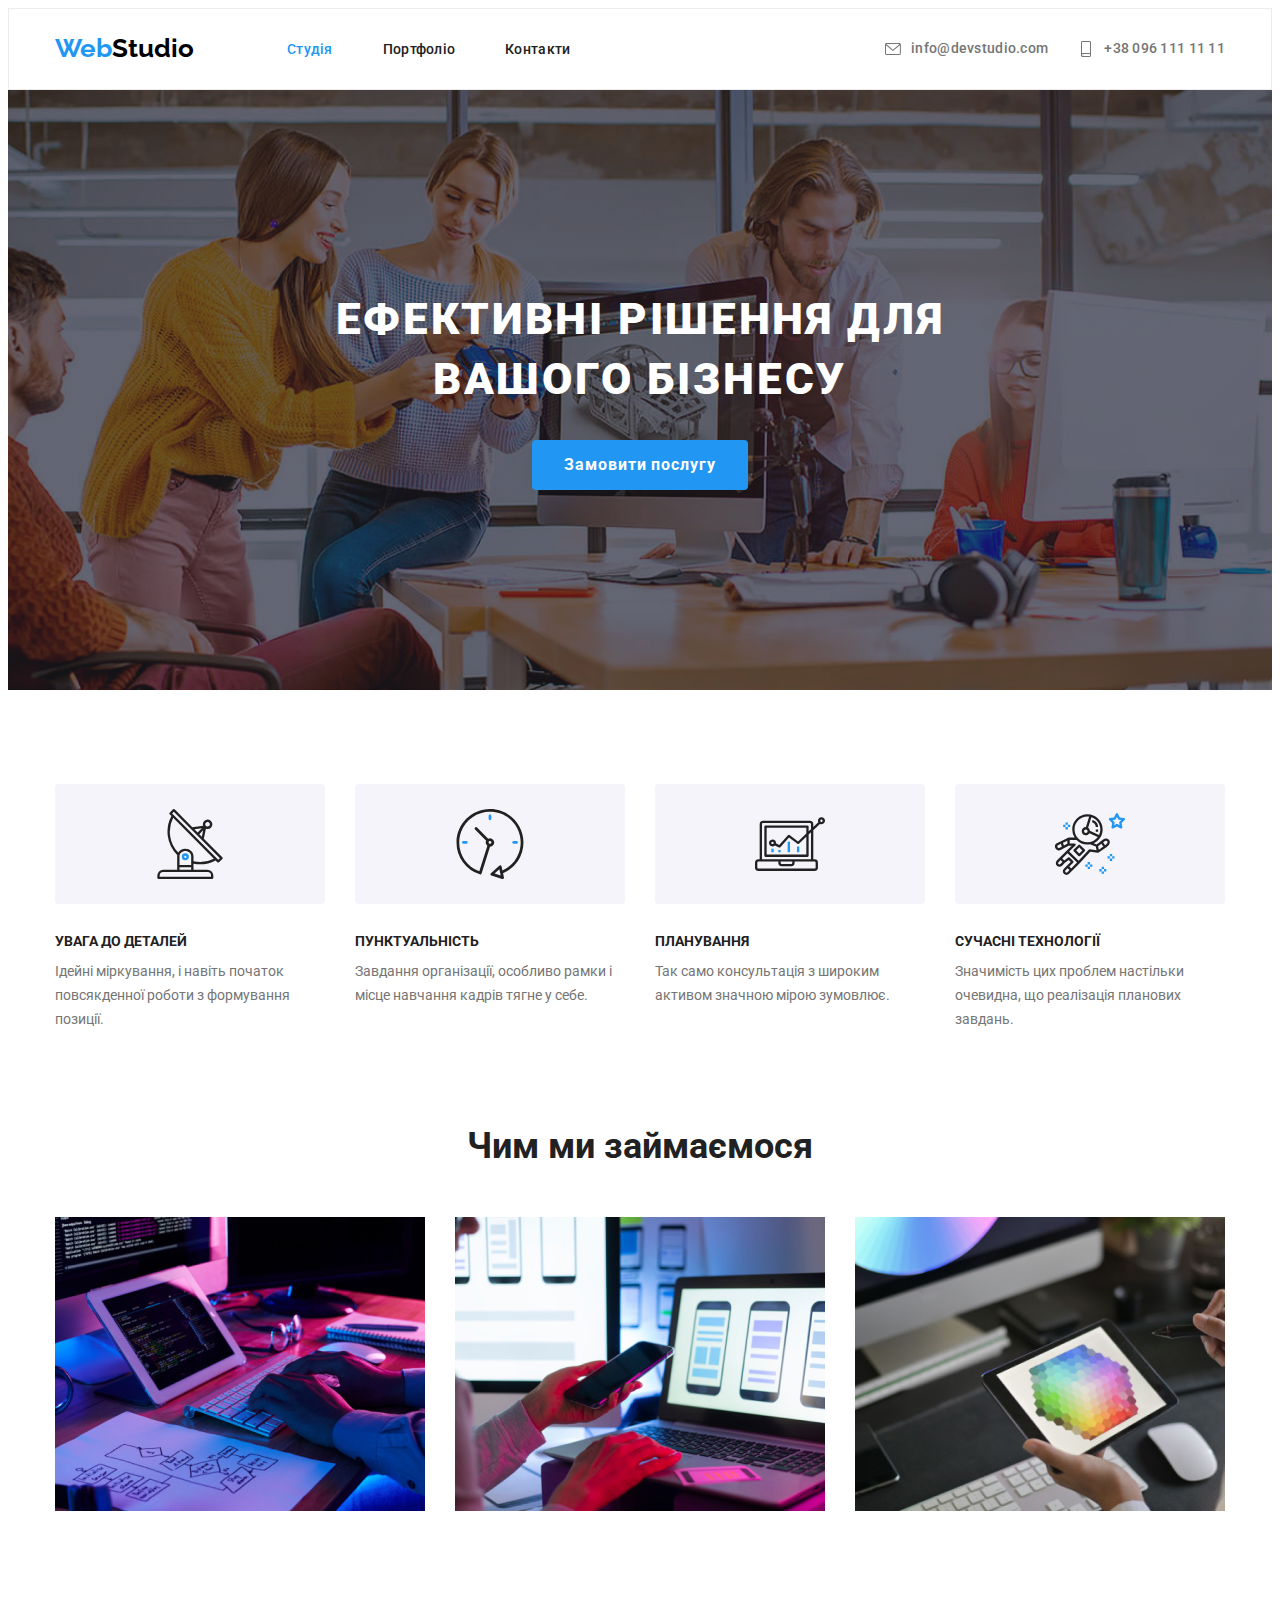
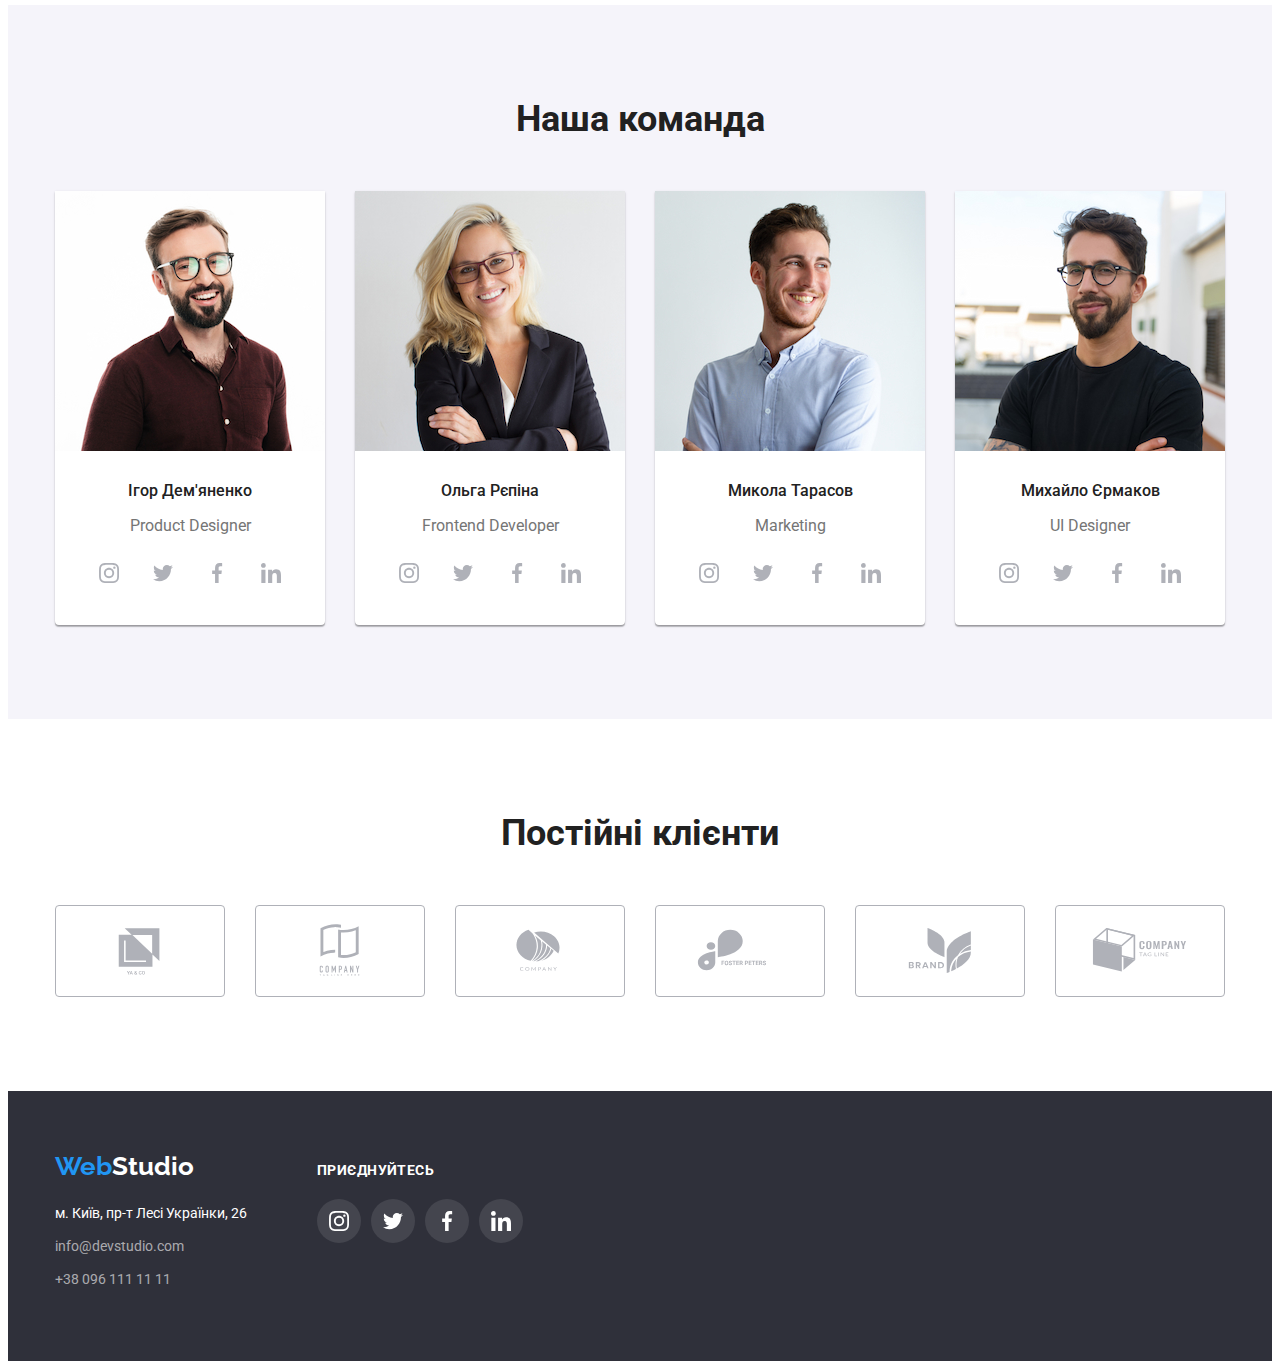
<file: index.html>
<!DOCTYPE html>
<html lang="uk">
  <head>
    <meta charset="UTF-8" />
    <meta http-equiv="X-UA-Compatible" content="IE=edge" />
    <meta name="viewport" content="width=device-width, initial-scale=1.0" />
    <title lang="en">WebStudio</title>
    <!-- Шрифти -->
    <link rel="preconnect" href="https://fonts.googleapis.com" />
    <link rel="preconnect" href="https://fonts.gstatic.com" crossorigin />
    <link
      href="https://fonts.googleapis.com/css2?family=Raleway:wght@700&family=Roboto:wght@400;500;700;900&display=swap"
      rel="stylesheet"
    />
    <!-- /шрифти -->
    <link
      rel="stylesheet"
      href="https://cdnjs.cloudflare.com/ajax/libs/modern-normalize/1.1.0/modern-normalize.min.css"
      integrity="sha512-wpPYUAdjBVSE4KJnH1VR1HeZfpl1ub8YT/NKx4PuQ5NmX2tKuGu6U/JRp5y+Y8XG2tV+wKQpNHVUX03MfMFn9Q=="
      crossorigin="anonymous"
      referrerpolicy="no-referrer"
    />
    <link rel="stylesheet" href="./css/position.css" />
    <link rel="stylesheet" href="./css/styles.css" />
  </head>

  <body>
    <!-- Шапка -->
    <header class="header">
      <div class="container header-container">
        <nav class="nav">
          <a class="logo" href="index.html" lang="en"><span class="logo-web">Web</span>Studio</a>
          <ul class="list nav-list">
            <li><a class="nav-link current" href="index.html">Студія</a></li>
            <li><a class="nav-link" href="portfolio.html">Портфоліо</a></li>
            <li><a class="nav-link" href="contact.html">Контакти</a></li>
          </ul>
        </nav>

        <ul class="list header-list-contact">
          <li>
            <a class="header-contact" href="mailto:info@devstudio.com">
              <svg width="16px" height="16px">
                <use href="./images/icons.svg#icon-envelope"></use>
              </svg>
              <span>info@devstudio.com</span>
            </a>
          </li>

          <li>
            <a class="header-contact" href="tel:+380961111111">
              <svg width="16px" height="16px">
                <use href="./images/icons.svg#icon-smartphone"></use>
              </svg>
              <span>+38 096 111 11 11</span>
            </a>
          </li>
        </ul>
      </div>
    </header>
    <!-- Основна -->
    <main>
      <!-- Герой -->
      <section class="hero-section">
        <div class="container hero-container">
          <h1 class="hero-title">Ефективні рішення для вашого бізнесу</h1>
          <button class="button hero-button" type="button">Замовити послугу</button>
        </div>
      </section>
      <!-- Особливості -->
      <section class="section features-section">
        <div class="container">
          <h2 class="invisible">Наші особливості</h2>
          <ul class="list features-list">
            <li>
              <div class="feature-icon">
                <svg width="70" height="70">
                  <use href="./images/icons.svg#icon-antenna"></use>
                </svg>
              </div>
              <h3 class="features-subtitle">УВАГА ДО ДЕТАЛЕЙ</h3>
              <p class="features-text">
                Ідейні міркування, і навіть початок повсякденної роботи з формування позиції.
              </p>
            </li>
            <li>
              <div class="feature-icon">
                <svg width="70" height="70">
                  <use href="./images/icons.svg#icon-clock"></use>
                </svg>
              </div>
              <h3 class="features-subtitle">ПУНКТУАЛЬНІСТЬ</h3>
              <p class="features-text">
                Завдання організації, особливо рамки і місце навчання кадрів тягне у себе.
              </p>
            </li>
            <li>
              <div class="feature-icon">
                <svg width="70" height="70">
                  <use href="./images/icons.svg#icon-diagram"></use>
                </svg>
              </div>
              <h3 class="features-subtitle">ПЛАНУВАННЯ</h3>
              <p class="features-text">
                Так само консультація з широким активом значною мірою зумовлює.
              </p>
            </li>
            <li>
              <div class="feature-icon">
                <svg width="70" height="70">
                  <use href="./images/icons.svg#icon-astronaut"></use>
                </svg>
              </div>
              <h3 class="features-subtitle">СУЧАСНІ ТЕХНОЛОГІЇ</h3>
              <p class="features-text">
                Значимість цих проблем настільки очевидна, що реалізація планових завдань.
              </p>
            </li>
          </ul>
        </div>
      </section>
      <!-- Чим ми займаємося -->
      <section class="specialization-section">
        <div class="container">
          <h2 class="title specialization-title">Чим ми займаємося</h2>
          <ul class="list specialization-container">
            <li>
              <img src="./images/box1.jpg" alt="Програмість створює код" width="370" />
            </li>
            <li>
              <img
                src="./images/box2.jpg"
                alt="Дизайнер вибирає макет мобільного додатку"
                width="370"
              />
            </li>
            <li>
              <img src="./images/box3.jpg" alt="Дизайнер вибирає колір із палітри" width="370" />
            </li>
          </ul>
        </div>
      </section>
      <!-- Наша команда -->
      <section class="team-section">
        <div class="container">
          <h2 class="title team-title">Наша команда</h2>
          <ul class="list team-container">
            <li class="team-card">
              <img src="./images/img1.jpg" alt="Ігор Дем'яненко" width="270" />
              <div class="team-descr">
                <h3 class="team-name">Ігор Дем'яненко</h3>
                <p class="team-profession" lang="en">Product Designer</p>

                <ul class="team-soc-list">
                  <li class="team-soc-item">
                    <a href="" class="team-soc-link">
                      <svg class="team-soc-icon" width="20" height="20">
                        <use href="./images/icons.svg#icon-instagram"></use>
                      </svg>
                    </a>
                  </li>

                  <li class="team-soc-item">
                    <a href="" class="team-soc-link">
                      <svg class="team-soc-icon" width="20" height="20">
                        <use href="./images/icons.svg#icon-twitter"></use>
                      </svg>
                    </a>
                  </li>
                  <li class="team-soc-item">
                    <a href="" class="team-soc-link">
                      <svg class="team-soc-icon" width="20" height="20">
                        <use href="./images/icons.svg#icon-facebook"></use>
                      </svg>
                    </a>
                  </li>
                  <li class="team-soc-item">
                    <a href="" class="team-soc-link">
                      <svg class="team-soc-icon" width="20" height="20">
                        <use href="./images/icons.svg#icon-linkedin"></use>
                      </svg>
                    </a>
                  </li>
                </ul>
              </div>
            </li>
            <li class="team-card">
              <img src="./images/img2.jpg" alt="Ольга Рєпіна" width="270" />
              <div class="team-descr">
                <h3 class="team-name">Ольга Рєпіна</h3>
                <p class="team-profession" lang="en">Frontend Developer</p>
                <ul class="team-soc-list">
                  <li class="team-soc-item">
                    <a href="" class="team-soc-link">
                      <svg class="team-soc-icon" width="20" height="20">
                        <use href="./images/icons.svg#icon-instagram"></use>
                      </svg>
                    </a>
                  </li>
                  <li class="team-soc-item">
                    <a href="" class="team-soc-link">
                      <svg class="team-soc-icon" width="20" height="20">
                        <use href="./images/icons.svg#icon-twitter"></use>
                      </svg>
                    </a>
                  </li>
                  <li class="team-soc-item">
                    <a href="" class="team-soc-link">
                      <svg class="team-soc-icon" width="20" height="20">
                        <use href="./images/icons.svg#icon-facebook"></use>
                      </svg>
                    </a>
                  </li>
                  <li class="team-soc-item">
                    <a href="" class="team-soc-link">
                      <svg class="team-soc-icon" width="20" height="20">
                        <use href="./images/icons.svg#icon-linkedin"></use>
                      </svg>
                    </a>
                  </li>
                </ul>
              </div>
            </li>
            <li class="team-card">
              <img src="./images/img3.jpg" alt="Микола Тарасов" width="270" />
              <div class="team-descr">
                <h3 class="team-name">Микола Тарасов</h3>
                <p class="team-profession" lang="en">Marketing</p>
                <ul class="team-soc-list">
                  <li class="team-soc-item">
                    <a href="" class="team-soc-link">
                      <svg class="team-soc-icon" width="20" height="20">
                        <use href="./images/icons.svg#icon-instagram"></use>
                      </svg>
                    </a>
                  </li>
                  <li class="team-soc-item">
                    <a href="" class="team-soc-link">
                      <svg class="team-soc-icon" width="20" height="20">
                        <use href="./images/icons.svg#icon-twitter"></use>
                      </svg>
                    </a>
                  </li>
                  <li class="team-soc-item">
                    <a href="" class="team-soc-link">
                      <svg class="team-soc-icon" width="20" height="20">
                        <use href="./images/icons.svg#icon-facebook"></use>
                      </svg>
                    </a>
                  </li>
                  <li class="team-soc-item">
                    <a href="" class="team-soc-link">
                      <svg class="team-soc-icon" width="20" height="20">
                        <use href="./images/icons.svg#icon-linkedin"></use>
                      </svg>
                    </a>
                  </li>
                </ul>
              </div>
            </li>
            <li class="team-card">
              <img src="./images/img4.jpg" alt="Михайло Єрмаков" width="270" />
              <div class="team-descr">
                <h3 class="team-name">Михайло Єрмаков</h3>
                <p class="team-profession" lang="en">UI Designer</p>
                <ul class="team-soc-list">
                  <li class="team-soc-item">
                    <a href="" class="team-soc-link">
                      <svg class="team-soc-icon" width="20" height="20">
                        <use href="./images/icons.svg#icon-instagram"></use>
                      </svg>
                    </a>
                  </li>
                  <li class="team-soc-item">
                    <a href="" class="team-soc-link">
                      <svg class="team-soc-icon" width="20" height="20">
                        <use href="./images/icons.svg#icon-twitter"></use>
                      </svg>
                    </a>
                  </li>
                  <li class="team-soc-item">
                    <a href="" class="team-soc-link">
                      <svg class="team-soc-icon" width="20" height="20">
                        <use href="./images/icons.svg#icon-facebook"></use>
                      </svg>
                    </a>
                  </li>
                  <li class="team-soc-item">
                    <a href="" class="team-soc-link">
                      <svg class="team-soc-icon" width="20" height="20">
                        <use href="./images/icons.svg#icon-linkedin"></use>
                      </svg>
                    </a>
                  </li>
                </ul>
              </div>
            </li>
          </ul>
        </div>
      </section>
      <!-- Постійні клієнти -->
      <section class="clients-section">
        <div class="container">
          <h2 class="title clients-title">Постійні клієнти</h2>
          <ul class="list clients-container">
            <li class="clients-inem">
              <a class="clients-link" href="">
                <svg class="clients-icon" width="106" height="60">
                  <use href="./images/icons.svg#icon-cl_Logo1"></use>
                </svg>
              </a>
            </li>

            <li class="clients-inem">
              <a class="clients-link" href="">
                <svg class="clients-icon" width="106" height="60">
                  <use href="./images/icons.svg#icon-cl_Logo2"></use>
                </svg>
              </a>
            </li>
            <li class="clients-inem">
              <a class="clients-link" href="">
                <svg class="clients-icon" width="106" height="60">
                  <use href="./images/icons.svg#icon-cl_Logo3"></use>
                </svg>
              </a>
            </li>
            <li class="clients-inem">
              <a class="clients-link" href="">
                <svg class="clients-icon" width="106" height="60">
                  <use href="./images/icons.svg#icon-cl_Logo4"></use>
                </svg>
              </a>
            </li>
            <li class="clients-inem">
              <a class="clients-link" href="">
                <svg class="clients-icon" width="106" height="60">
                  <use href="./images/icons.svg#icon-cl-Logo5"></use>
                </svg>
              </a>
            </li>
            <li class="clients-inem">
              <a class="clients-link" href="">
                <svg class="clients-icon" width="106" height="60">
                  <use href="./images/icons.svg#icon-cl_Logo6"></use>
                </svg>
              </a>
            </li>
          </ul>
        </div>
      </section>
    </main>
    <!-- Футер -->
    <footer class="footer">
      <div class="container footer-container">
        <section>
          <a class="logo" href="index.html" lang="en"><span class="logo-web">Web</span>Studio</a>
          <address>
            <ul class="list">
              <li class="footer-address-item">
                <a
                  class="footer-address"
                  href="https://goo.gl/maps/1wXns7CKw61KpVam9"
                  target="_blank"
                  rel="noreferrer noopener"
                  >м. Київ, пр-т Лесі Українки, 26</a
                >
              </li>
              <li class="footer-address-item">
                <a class="footer-contact" href="mailto:info@devstudio.com">info@devstudio.com</a>
              </li>
              <li class="footer-address-item">
                <a class="footer-contact" href="tel:+380961111111">+38 096 111 11 11</a>
              </li>
            </ul>
          </address>
        </section>

        <section class="footer-join">
          <h2 class="footer-title-join">приєднуйтесь</h2>
          <ul class="footer-soc-list">
            <li class="footer-soc-item">
              <a href="" class="footer-soc-link">
                <svg class="footer-soc-icon" width="20" height="20">
                  <use href="./images/icons.svg#icon-instagram"></use>
                </svg>
              </a>
            </li>
            <li class="footer-soc-item">
              <a href="" class="footer-soc-link">
                <svg class="footer-soc-icon" width="20" height="20">
                  <use href="./images/icons.svg#icon-twitter"></use>
                </svg>
              </a>
            </li>
            <li class="footer-soc-item">
              <a href="" class="footer-soc-link">
                <svg class="footer-soc-icon" width="20" height="20">
                  <use href="./images/icons.svg#icon-facebook"></use>
                </svg>
              </a>
            </li>
            <li class="footer-soc-item">
              <a href="" class="footer-soc-link">
                <svg class="footer-soc-icon" width="20" height="20">
                  <use href="./images/icons.svg#icon-linkedin"></use>
                </svg>
              </a>
            </li>
          </ul>
        </section>
      </div>
    </footer>
  </body>
</html>
</file>
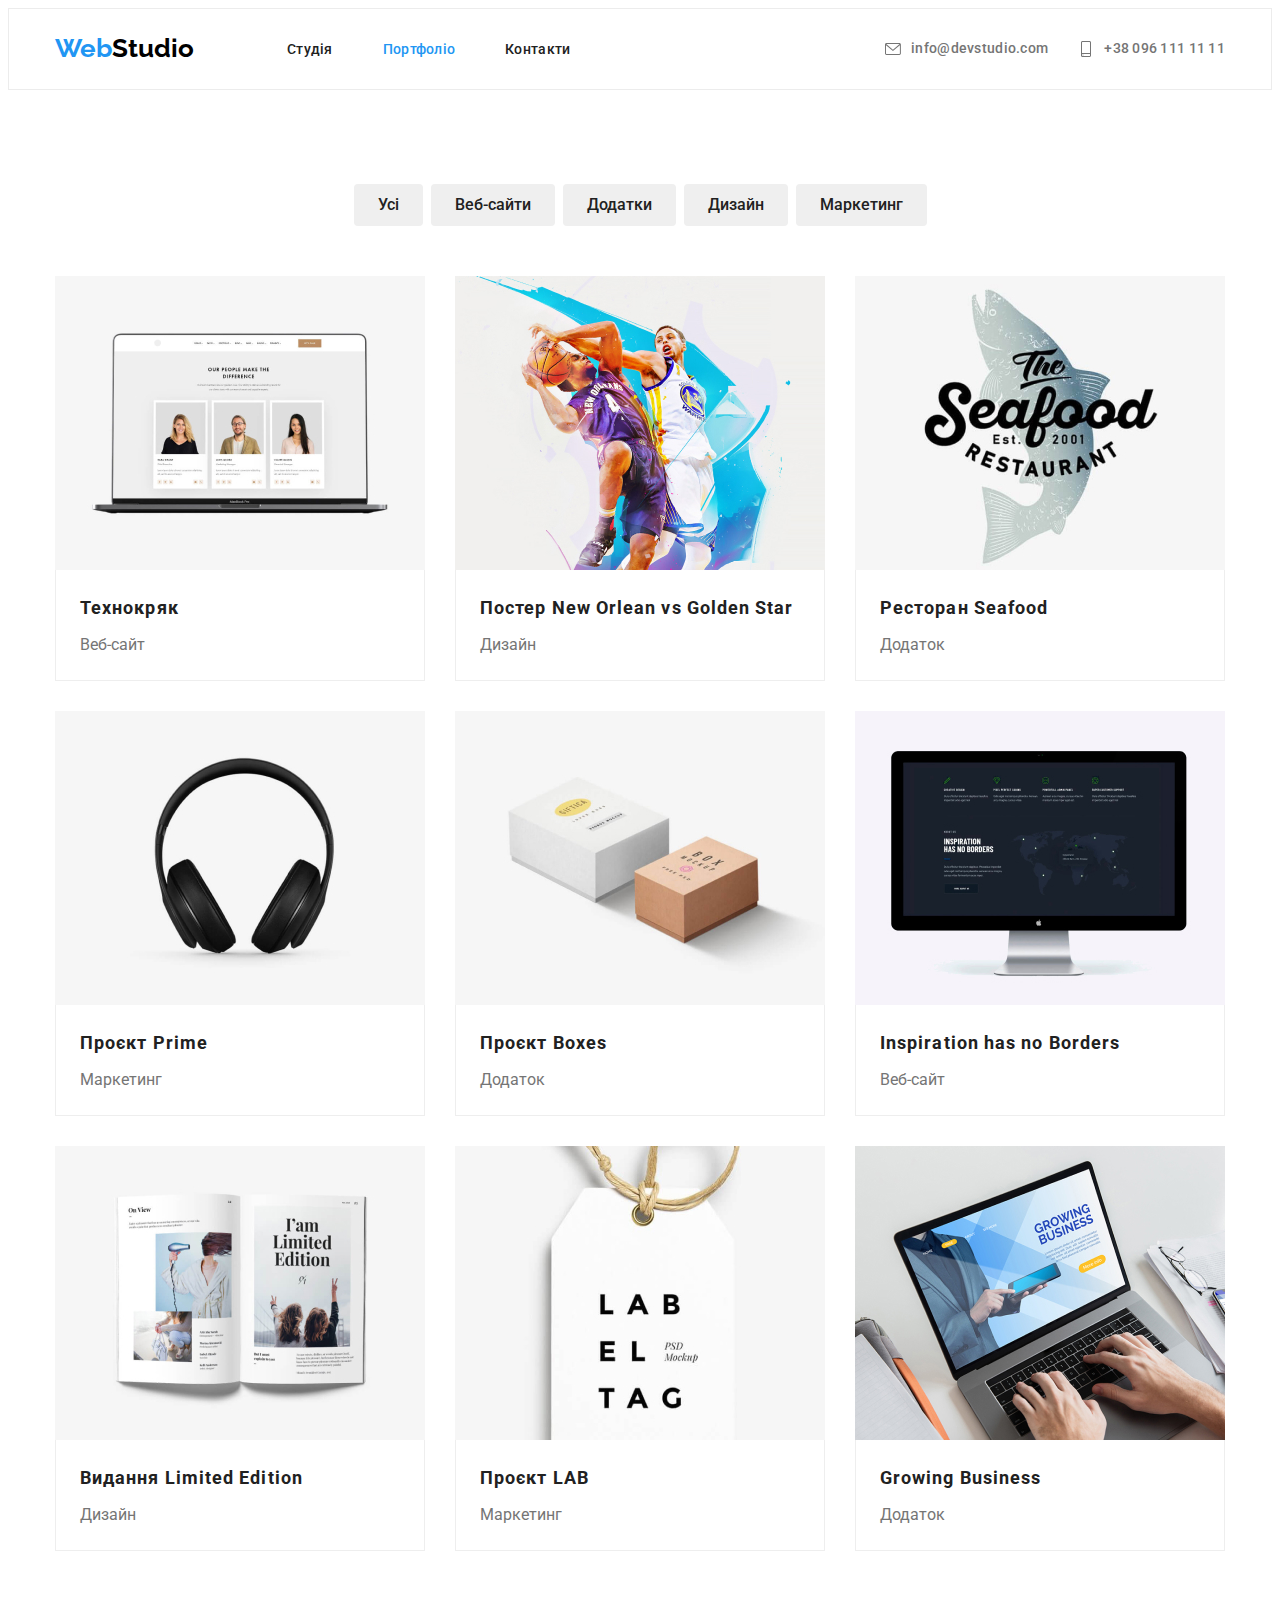
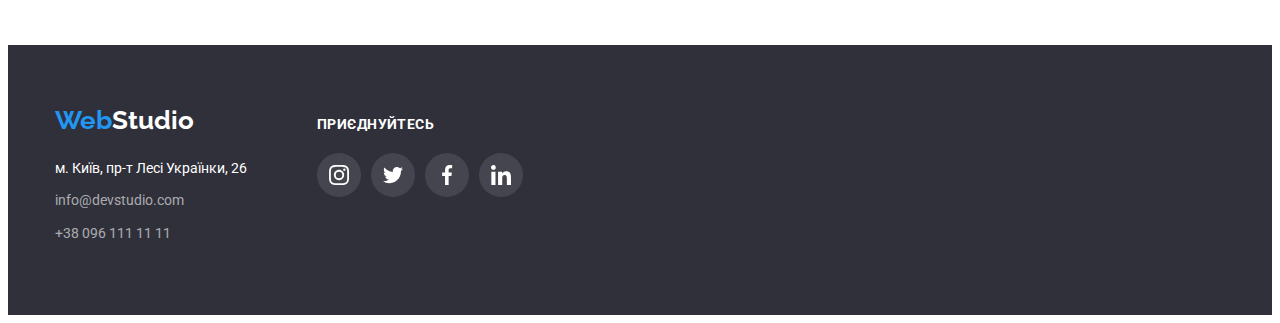
<file: portfolio.html>
<!DOCTYPE html>
<html lang="uk">
  <head>
    <meta charset="UTF-8" />
    <meta http-equiv="X-UA-Compatible" content="IE=edge" />
    <meta name="viewport" content="width=device-width, initial-scale=1.0" />
    <title lang="en">WebStudio</title>
    <!-- Шрифти -->
    <link rel="preconnect" href="https://fonts.googleapis.com" />
    <link rel="preconnect" href="https://fonts.gstatic.com" crossorigin />
    <link
      href="https://fonts.googleapis.com/css2?family=Raleway:wght@700&family=Roboto:wght@400;500;700;900&display=swap"
      rel="stylesheet"
    />
    <!-- /шрифти -->
    <link
      rel="stylesheet"
      href="https://cdnjs.cloudflare.com/ajax/libs/modern-normalize/1.1.0/modern-normalize.min.css"
      integrity="sha512-wpPYUAdjBVSE4KJnH1VR1HeZfpl1ub8YT/NKx4PuQ5NmX2tKuGu6U/JRp5y+Y8XG2tV+wKQpNHVUX03MfMFn9Q=="
      crossorigin="anonymous"
      referrerpolicy="no-referrer"
    />
    <link rel="stylesheet" href="./css/position.css" />
    <link rel="stylesheet" href="./css/styles.css" />
  </head>

  <body>
    <!-- Шапка -->
    <header class="header">
      <div class="container header-container">
        <nav class="nav">
          <a class="logo" href="index.html" lang="en"><span class="logo-web">Web</span>Studio</a>
          <ul class="list nav-list">
            <li><a class="nav-link" href="index.html">Студія</a></li>
            <li><a class="nav-link current" href="portfolio.html">Портфоліо</a></li>
            <li><a class="nav-link" href="contact.html">Контакти</a></li>
          </ul>
        </nav>

        <ul class="list header-list-contact">
          <li>
            <a class="header-contact" href="mailto:info@devstudio.com">
              <svg width="16px" height="16px">
                <use href="./images/icons.svg#icon-envelope"></use>
              </svg>
              <span>info@devstudio.com</span>
            </a>
          </li>

          <li>
            <a class="header-contact" href="tel:+380961111111">
              <svg width="16px" height="16px">
                <use href="./images/icons.svg#icon-smartphone"></use>
              </svg>
              <span>+38 096 111 11 11</span>
            </a>
          </li>
        </ul>
      </div>
    </header>
    <!-- Основна -->
    <main>
      <!-- Portfolio -->
      <section class="portfolio-section">
        <div class="container">
          <h1 class="invisible">Наші роботи</h1>
          <ul class="list button-list">
            <li><button class="button portfolio-filter" type="button">Усі</button></li>
            <li><button class="button portfolio-filter" type="button">Веб-сайти</button></li>
            <li><button class="button portfolio-filter" type="button">Додатки</button></li>
            <li><button class="button portfolio-filter" type="button">Дизайн</button></li>
            <li><button class="button portfolio-filter" type="button">Маркетинг</button></li>
          </ul>

          <ul class="list portfolio-list">
            <li class="portfolio-item">
              <img src="./images/port1.jpg" alt="Технокряк" width="370" />
              <div class="portfolio-descr">
                <h2 class="title portfolio-subtitle">Технокряк</h2>
                <p class="portfolio-project">Веб-сайт</p>
              </div>
            </li>

            <li class="portfolio-item">
              <img src="./images/port2.jpg" alt="Постер New Orlean vs Golden Star" width="370" />
              <div class="portfolio-descr">
                <h2 class="title portfolio-subtitle">
                  Постер <span lang="en">New Orlean vs Golden Star</span>
                </h2>
                <p class="portfolio-project">Дизайн</p>
              </div>
            </li>
            <li class="portfolio-item">
              <img src="./images/port3.jpg" alt="Ресторан Seafood" width="370" />
              <div class="portfolio-descr">
                <h2 class="title portfolio-subtitle">Ресторан <span lang="en">Seafood</span></h2>
                <p class="portfolio-project">Додаток</p>
              </div>
            </li>
            <li class="portfolio-item">
              <img src="./images/port4.jpg" alt="Проєкт Prime" width="370" />
              <div class="portfolio-descr">
                <h2 class="title portfolio-subtitle">Проєкт<span lang="en"> Prime</span></h2>
                <p class="portfolio-project">Маркетинг</p>
              </div>
            </li>
            <li class="portfolio-item">
              <img src="./images/port5.jpg" alt="Проєкт Boxes" width="370" />
              <div class="portfolio-descr">
                <h2 class="title portfolio-subtitle">Проєкт<span lang="en"> Boxes</span></h2>
                <p class="portfolio-project">Додаток</p>
              </div>
            </li>
            <li class="portfolio-item">
              <img src="./images/port6.jpg" alt="Inspiration has no Borders" width="370" />
              <div class="portfolio-descr">
                <h2 class="title portfolio-subtitle" lang="en">Inspiration has no Borders</h2>
                <p class="portfolio-project">Веб-сайт</p>
              </div>
            </li>
            <li class="portfolio-item">
              <img src="./images/port7.jpg" alt="Видання Limited Edition" width="370" />
              <div class="portfolio-descr">
                <h2 class="title portfolio-subtitle">
                  Видання <span lang="en">Limited Edition</span>
                </h2>
                <p class="portfolio-project">Дизайн</p>
              </div>
            </li>
            <li class="portfolio-item">
              <img src="./images/port8.jpg" alt="Проєкт LAB" width="370" />
              <div class="portfolio-descr">
                <h2 class="title portfolio-subtitle">Проєкт <span lang="en">LAB</span></h2>
                <p class="portfolio-project">Маркетинг</p>
              </div>
            </li>
            <li class="portfolio-item">
              <img src="./images/port9.jpg" alt="Growing Business" width="370" />
              <div class="portfolio-descr">
                <h2 class="title portfolio-subtitle"><span lang="en">Growing Business</span></h2>
                <p class="portfolio-project">Додаток</p>
              </div>
            </li>
          </ul>
        </div>
      </section>
    </main>
    <!-- Футер -->
    <footer class="footer">
      <div class="container footer-container">
        <section>
          <a class="logo" href="index.html" lang="en"><span class="logo-web">Web</span>Studio</a>
          <address>
            <ul class="list">
              <li class="footer-address-item">
                <a
                  class="footer-address"
                  href="https://goo.gl/maps/1wXns7CKw61KpVam9"
                  target="_blank"
                  rel="noreferrer noopener"
                  >м. Київ, пр-т Лесі Українки, 26</a
                >
              </li>
              <li class="footer-address-item">
                <a class="footer-contact" href="mailto:info@devstudio.com">info@devstudio.com</a>
              </li>
              <li class="footer-address-item">
                <a class="footer-contact" href="tel:+380961111111">+38 096 111 11 11</a>
              </li>
            </ul>
          </address>
        </section>

        <section class="footer-join">
          <h2 class="footer-title-join">приєднуйтесь</h2>
          <ul class="footer-soc-list">
            <li class="footer-soc-item">
              <a href="" class="footer-soc-link">
                <svg class="footer-soc-icon" width="20" height="20">
                  <use href="./images/icons.svg#icon-instagram"></use>
                </svg>
              </a>
            </li>
            <li class="footer-soc-item">
              <a href="" class="footer-soc-link">
                <svg class="footer-soc-icon" width="20" height="20">
                  <use href="./images/icons.svg#icon-twitter"></use>
                </svg>
              </a>
            </li>
            <li class="footer-soc-item">
              <a href="" class="footer-soc-link">
                <svg class="footer-soc-icon" width="20" height="20">
                  <use href="./images/icons.svg#icon-facebook"></use>
                </svg>
              </a>
            </li>
            <li class="footer-soc-item">
              <a href="" class="footer-soc-link">
                <svg class="footer-soc-icon" width="20" height="20">
                  <use href="./images/icons.svg#icon-linkedin"></use>
                </svg>
              </a>
            </li>
          </ul>
        </section>
      </div>
    </footer>
  </body>
</html>
</file>
<file: css/position.css>
*,
*::before,
*::after {
  box-sizing: border-box;
  /* outline: 1px solid tomato;
  outline-offset: -2px; */
}

p,
h1,
h2,
h3,
h4,
h5,
h6 {
  margin: 0;
}

ul,
ol {
  margin: 0;
  padding-left: 0;
  list-style: none;
}

button {
  cursor: pointer;
  font-family: inherit;
}

address {
  font-style: normal;
}

a {
  text-decoration: none;
}

img {
  display: block;
}

/* All */
.container {
  max-width: 1200px;
  width: 100%;
  padding-left: 15px;
  padding-right: 15px;
  margin: 0 auto;
  /* outline: 1px solid tomato; */
}

/* Header */
.header {
  padding-top: 24px;
  padding-bottom: 25px;
  border: 1px solid #ececec;
}

.header-container {
  display: flex;
  justify-content: space-between;
  align-items: center;
  /* outline: 1px solid tomato; */
}

.nav {
  display: inline-flex;
  align-items: center;
  /* outline: 1px solid tomato; */
}

.nav-list {
  display: inline-flex;
  justify-content: space-between;
  gap: 50px;
  margin-left: 93px;
  /* outline: 1px solid tomato; */
}

.header-list-contact {
  display: inline-flex;
  justify-content: center;
  gap: 30px;
  /* outline: 1px solid tomato; */
}

.header-contact {
  display: flex;
  gap: 10px;
  fill: #757575
}

.header-mail::before {
  content: url('../images/envelope.svg');

  margin-right: 10px;
  /* align-items: baseline; */

}

.header-tel::before {
  content: url('../images/smartphone.svg');
  margin-right: 10px;

}
/* Footer */
footer {
  padding-top: 60px;
  padding-bottom: 60px;
}

footer .logo {
  display: block;
  margin-bottom: 20px;
}

.footer-address-item {
  display: block;
  margin-bottom: 9px;
}

/* Body */

/* ___ index.html */
/* main Hero */
.hero-section {
  padding-top: 200px;
  padding-bottom: 200px;
  background-color: #2f303a;

  background-image: linear-gradient(rgba(47, 48, 58, 0.4), rgba(47, 48, 58, 0.4)), url(../images/hero.jpg);
  background-repeat: no-repeat;
  background-position: center;
  background-size: cover;
  /* background: background: rgba(47, 48, 58, 0.4); */
}

.hero-container {
  width: 100%;
  max-width: 696px;
}

.hero-title {
  margin-bottom: 30px;
  
}
.hero-button {
  display: block;
  margin: 0 auto;
  width: 216px;
  height: 50px;
}

/* Main */
.section {
  padding-bottom: 94px;
}

/* main Features */
.features-section {
  padding-top: 94px;
  padding-bottom: 94px;
}

.features-list {
  display: flex;
  gap: 30px;
}

.features-subtitle {
  margin-bottom: 10px;
  margin-top: 30px;
  width: 270px;
}

.features-text {
  width: 270px;
}

.feature-icon {
  width: 270px;
  height: 120px;
  background: #F5F4FA;
  border-radius: 4px;

  display: flex;
    justify-content: center;
    align-items: center;
}

/* main Specialization */
.specialization-section {
  padding-bottom: 94px;
}

.specialization-title {
  margin-bottom: 50px;
}

.specialization-container {
  display: flex;
  justify-content: space-between;
}

/* main Team */
.team-section {
  padding-top: 94px;
  padding-bottom: 94px;
  background-color: #F5F4FA;
}

.team-title {
  margin-bottom: 50px;
}

.team-container {
  display: flex;
  justify-content: space-between;
}

.team-card {
  background: #fff;
  border-radius: 0px 0px 4px 4px;
  box-shadow: 0px 1px 3px rgba(0, 0, 0, 0.12), 0px 1px 1px rgba(0, 0, 0, 0.14),
    0px 2px 1px rgba(0, 0, 0, 0.2);
}

.team-descr {
  padding: 30px 0;
}

.team-name {
  margin-bottom: 10px;
}
/* ********************************* */

.team-soc-list,
.footer-soc-list {
  display: flex;
  justify-content: center;
  gap: 10px;
}

.team-soc-item,
.footer-soc-item {
width: 44px;
height: 44px;
}

.team-soc-link,
.footer-soc-link {
  width: 100%;
  height: 100%;
  border-radius: 50%;
  display: flex;
  justify-content: center;
  align-items: center;
}

.footer-soc-link {
  background: rgba(255, 255, 255, 0.1);
}

.team-soc-icon {
  fill: #AFB1B8;
}

.footer-soc-icon {
  fill: white;
}

.team-soc-link:hover .team-soc-icon,
.team-soc-link:focus .team-soc-icon,
.footer-soc-link:hover .footer-soc-icon
.footer-soc-link:focus .footer-soc-icon {
  fill: white;
}

.team-soc-link:hover,
.team-soc-link:focus,
.footer-soc-link:hover,
.footer-soc-link:focus {
  background-color: #2196F3;
}
/* ********************************* */

/* clients-section */
.clients-section {
  padding-top: 94px;
  padding-bottom: 94px;
}

.clients-title {
  margin-bottom: 50px;
}

.clients-container {
  display: flex;
  justify-content: center;
  align-items: center;
  gap: 30px;
}
.clients-inem {
width: 170px;
height: 92px;
}

.clients-link {
  width: 100%;
  height: 100%;
border: 1px solid #AFB1B8;
border-radius: 4px;

display: flex;
justify-content: center;
align-items: center;
}

.clients-icon {
  fill: #AFB1B8;
}

.clients-link:hover,
.clients-link:focus {
border-color: var(--accent-color);
}

.clients-link:hover .clients-icon, 
.clients-link:focus .clients-icon {
fill: var(--accent-color);
}


/* ___ portfolio.html */
/* main Portfolio */
.portfolio-section {
  padding-top: 94px;
  padding-bottom: 94px;
}

.button-list {
  margin-bottom: 50px;
  display: flex;
  gap: 8px;
  justify-content: center;
}

.portfolio-list {
  display: flex;
  gap: 30px;
  flex-wrap: wrap;
}

.portfolio-item:hover{
  box-shadow: 0px 1px 1px rgba(0, 0, 0, 0.12), 0px 4px 4px rgba(0, 0, 0, 0.06), 1px 4px 6px rgba(0, 0, 0, 0.16);
}

.portfolio-descr {
  padding: 20px 24px;
  width: 370px;
  border: 1px solid #eeeeee;
  border-top: 0;
}

.portfolio-subtitle {
  margin-bottom: 4px;
}
</file>
<file: css/styles.css>
/* all site */
:root {
  --primary-white-color: #fff;
  --accent-color: #2196f3;
  --button-background: #f5f4fa;
  --primary-text-color: #757575;
  --title-text-color: #212121;

  --font-weight-500: 500;
  --font-weight-700: 700;
  --letter-spacing-006: 0.06em;
  --font-size-14: 14px;
  --font-size-16: 16px;
}

/* Body */
body {
  background-color: var(--primary-white-color);

  color: var(--primary-text-color);
  font-family: Roboto, sans-serif;
}

/* .list {
  list-style: none;
  margin: 0;
  padding-left: 0;
} */

.title {
  color: var(--title-text-color);
}

.text {
  color: var(--primary-text-color);
}

/* button */

.button {
  cursor: pointer;
  font-family: inherit;

  border: none;
  padding: 0.5rem 1.5rem;
  border-radius: 4px;
}

.invisible {
  font-size: 0;
}

/* logo */
.logo {
  text-decoration: none;
  color: #000000;
  font-family: Raleway, sans-serif;
  font-size: 26px;
  line-height: 1.2;
  font-weight: var(--font-weight-700);
}

.logo:hover,
.logo:focus {
  color: var(--title-text-color);
}

.logo-web,
.logo-web:hover,
.logo-web:focus {
  color: var(--accent-color);
}

/* logo footer */
footer .logo,
footer .logo:hover,
footer .logo:focus {
  color: #ffffff;
}

/* Header */

/* header nav */
.nav-link,
.header-contact {
  text-decoration: none;
  color: var(--title-text-color);
  font-size: var(--font-size-14);
  letter-spacing: 0.02em;
  line-height: 1.14;
  font-weight: var(--font-weight-500);
}

.nav-link:hover,
.navlink:focus,
.current {
  color: var(--accent-color);
}

/* header contacts */
.header-contact {
  color: var(--primary-text-color);
}

.header-contact:hover,
.header-contact:focus {
  color: var(--accent-color);
  fill: var(--accent-color);
}

/* Footer */
footer {
  background-color: #2f303a;
}

.footer-container {
  display: flex;
  gap: 70px;
}

.footer-address,
.footer-contact {
  text-decoration: none;
  font-style: normal;
  color: #ffffff;
  font-size: var(--font-size-14);
  line-height: 1.71;
}

.footer-contact {
  color: rgba(255, 255, 255, 0.6);
  background-color: #2f303a;
}

.footer-address:hover,
.footer-address:focus,
.footer-contact:hover,
.footer-contact:focus {
  color: var(--accent-color);
}

.footer-join {
padding-top: 12px;
}

.footer-title-join {
    font-weight: var(--font-weight-700);
    font-size: var(--font-size-14);
    line-height: 1.14;
    letter-spacing: 0.03em;
    text-transform: uppercase;
  
    color: var(--primary-white-color);
    
    margin-bottom: 20px;
}


/* Main */

/* ___ index.html */
/* main Hero */
.hero-title {
  color: var(--primary-white-color);
  letter-spacing: var(--letter-spacing-006);
  font-size: 44px;
  line-height: 1.36;
  text-align: center;
  text-transform: uppercase;
  font-weight: 900;
}

.hero-button {
  background-color: var(--accent-color);
  color: var(--primary-white-color);
  font-family: inherit;
  font-weight: var(--font-weight-700);
  font-size: var(--font-size-16);
  letter-spacing: var(--letter-spacing-006);
  line-height: 1.88;
}

/* main Features */
.features-subtitle {
  font-size: var(--font-size-14);
  line-height: 1.14;
  font-weight: var(--font-weight-700);
  text-transform: uppercase;
  color: var(--title-text-color);
}

.features-text {
  font-size: var(--font-size-14);
  font-size: 14px;
  line-height: 1.71;
  color: var(--primary-text-color);
}

/* main Specialization & Team */
.specialization-title,
.team-title,
.clients-title {
  font-size: 36px;
  line-height: 1.16;
  font-weight: var(--font-weight-700);
  text-align: center;
  color: var(--title-text-color);
}

/* main Team */
.team-name {
  color: var(--title-text-color);
  font-weight: var(--font-weight-500);
  font-size: var(--font-size-16);
  line-height: 1.19;
  text-align: center;
}

.team-profession {
  color: var(--primary-text-color);
  font-size: var(--font-size-16);
  line-height: 1.19;
  text-align: center;
  margin: 16px;
}

/* ___ portfolio.html */
/* main Portfolio */
.portfolio-filter {
  font-family: inherit;
  font-weight: var(--font-weight-500);
  font-size: var(--font-size-16);
  line-height: 1.62;
  text-align: center;
  color: var(--title-text-color);
}

.portfolio-filter:hover,
.portfolio-filter:focus {
  color: var(--primary-white-color);
  background-color: var(--accent-color);
  box-shadow: 0px 3px 1px rgba(0, 0, 0, 0.1), 0px 1px 2px rgba(0, 0, 0, 0.08), 0px 2px 2px rgba(0, 0, 0, 0.12);
}

.portfolio-title {
  font-weight: var(--font-weight-500);
  font-size: 18px;
  line-height: 2;
  letter-spacing: var(--letter-spacing-006);
  color: var(--title-text-color);
}

.portfolio-subtitle {
  font-weight: var(--font-weight-700);
  font-size: 18px;
  line-height: 2;
  letter-spacing: var(--letter-spacing-006);
  color: var(--title-text-color);
}

.portfolio-project {
  font-size: var(--font-size-16);
  line-height: 1.88;
  color: var(--primary-text-color);
}

/* [lang] {
  color: tomato !important;
} */
</file>
